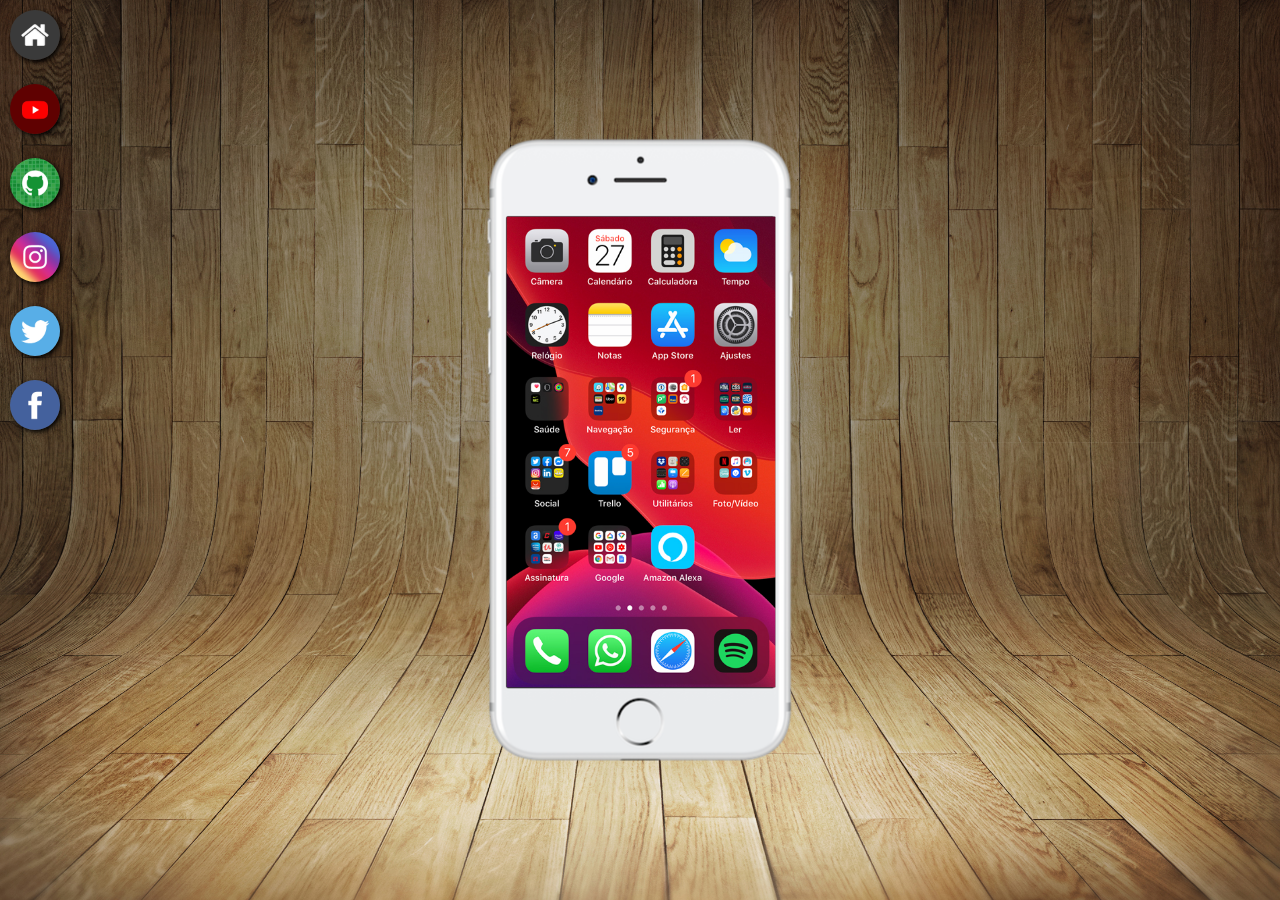
<file: index.html>
<!DOCTYPE html>
<html lang="pt-br">
<head>
    <meta charset="UTF-8">
    <meta name="viewport" content="width=device-width, initial-scale=1.0">
    <title>Projeto Redes Sociais</title>
    <link rel="stylesheet" href="estilos/style.css">
    <link rel="shortcut icon" href="pacote-d013/favicon.ico" type="image/x-icon">
</head>
<body>
    <main>
        <section id="telefone">
            <iframe src="home.html" name="tela" id="tela" frameborder="0">
                Se você está vendo essa mensagem, significa que o seu navegador não é compativel!
            </iframe>
        </section>
        <section id="redes-sociais">
            <a href="home.html" target="tela"><img src="pacote-d013/imagens/logo-home.jpg" alt="Home"></a> <br>

            <a href="youtube.html" target="tela"><img src="pacote-d013/imagens/logo-youtube.jpg" alt="YouTube"></a> <br>

            <a href="github.html" target="tela"><img src="pacote-d013/imagens/logo-github.jpg" alt="GitHub"></a> <br>

            <a href="instagram.html" target="tela"><img src="pacote-d013/imagens/logo-instagram.jpg" alt="Instagram"></a> <br>

            <a href="twitter.html" target="tela"><img src="pacote-d013/imagens/logo-twitter.jpg" alt="Twitter"></a> <br>

            <a href="facebook.html" target="tela"><img src="pacote-d013/imagens/logo-facebook.jpg" alt="Facebook"></a> <br>
        </section>
    </main>
</body>
</html>
</file>
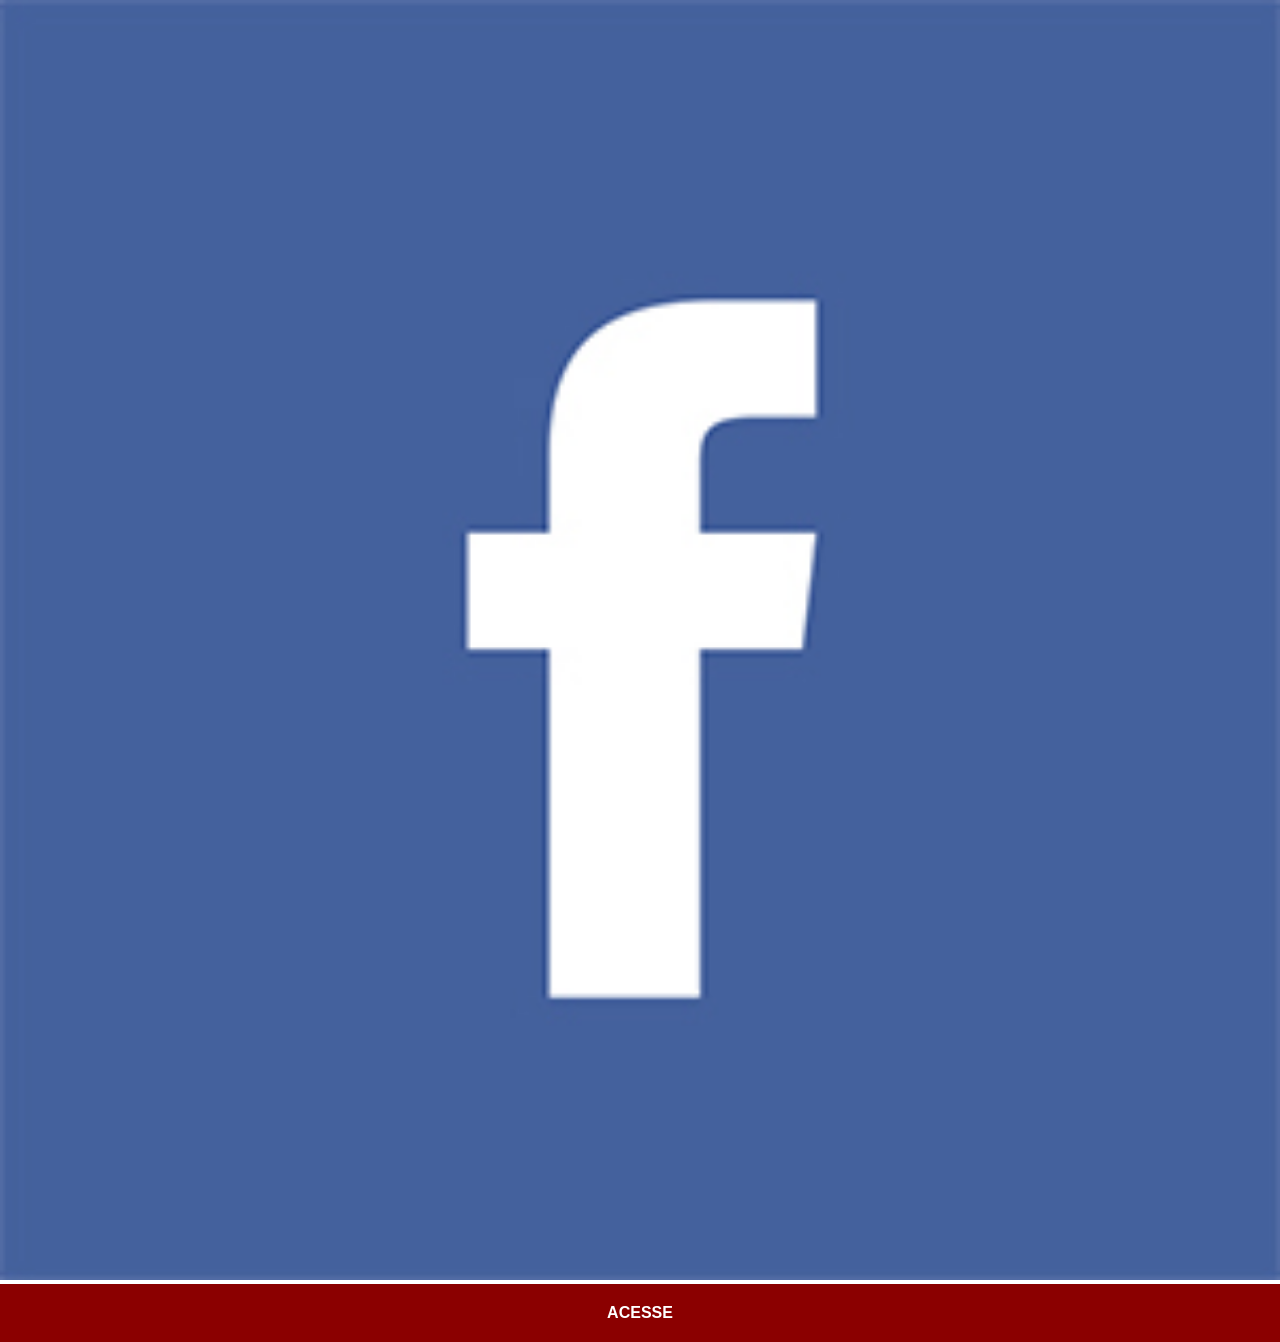
<file: facebook.html>
<!DOCTYPE html>
<html lang="pt-br">
<head>
    <meta charset="UTF-8">
    <meta name="viewport" content="width=device-width, initial-scale=1.0">
    <title>Facebook</title>
    <link rel="stylesheet" href="estilos/social.css">
</head>
<body>
    <img src="pacote-d013/imagens/logo-facebook.jpg" alt="">
    <a href="#">ACESSE</a>
</body>
</html>
</file>
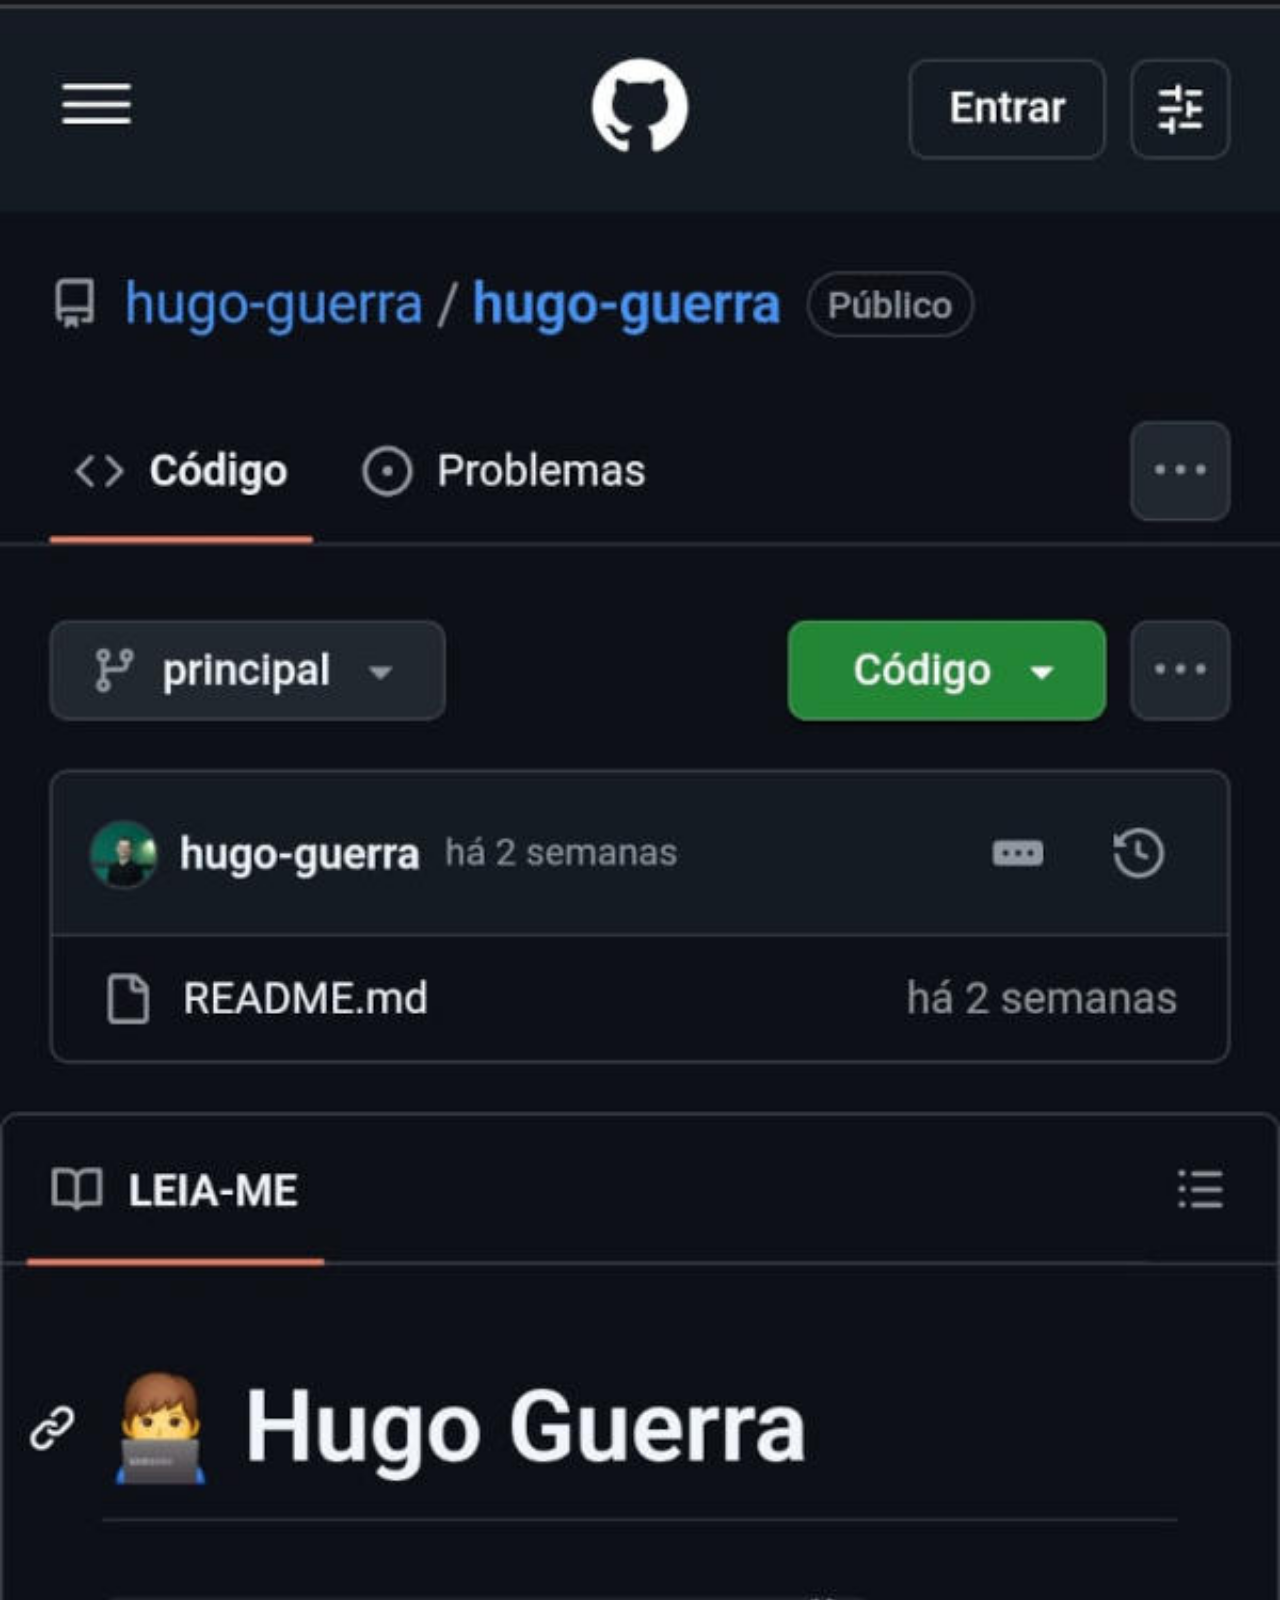
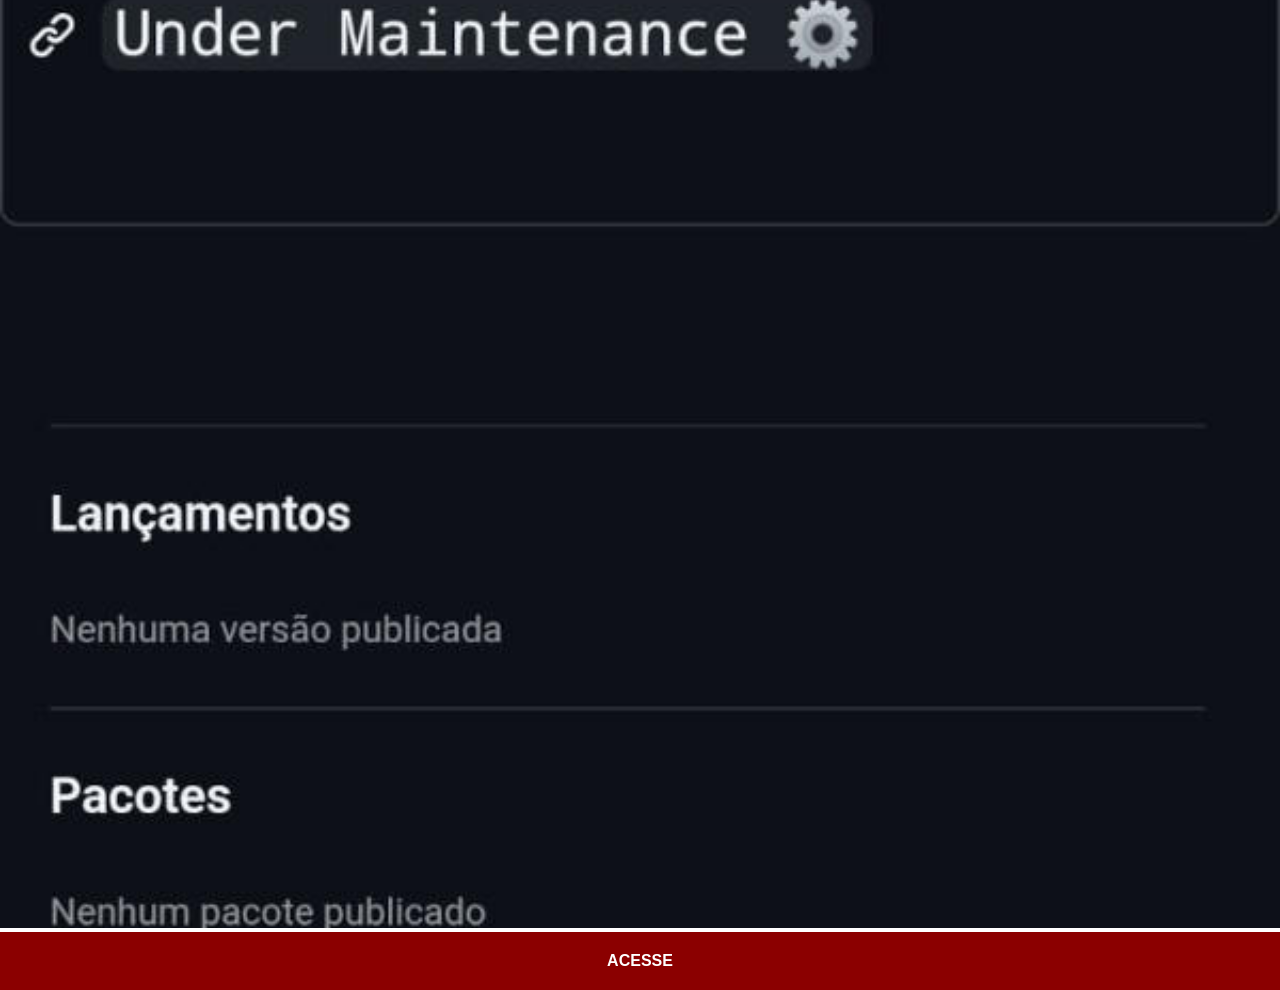
<file: github.html>
<!DOCTYPE html>
<html lang="pt-br">
<head>
    <meta charset="UTF-8">
    <meta name="viewport" content="width=device-width, initial-scale=1.0">
    <title>GitHub</title>
    <link rel="stylesheet" href="estilos/social.css">
</head>
<body>
    <img src="pacote-d013/imagens/tela-github1.jpg" alt="GitHub">
    <a href="https://github.com/hugo-guerra" target="_blank">ACESSE</a>
</body>
</html>
</file>
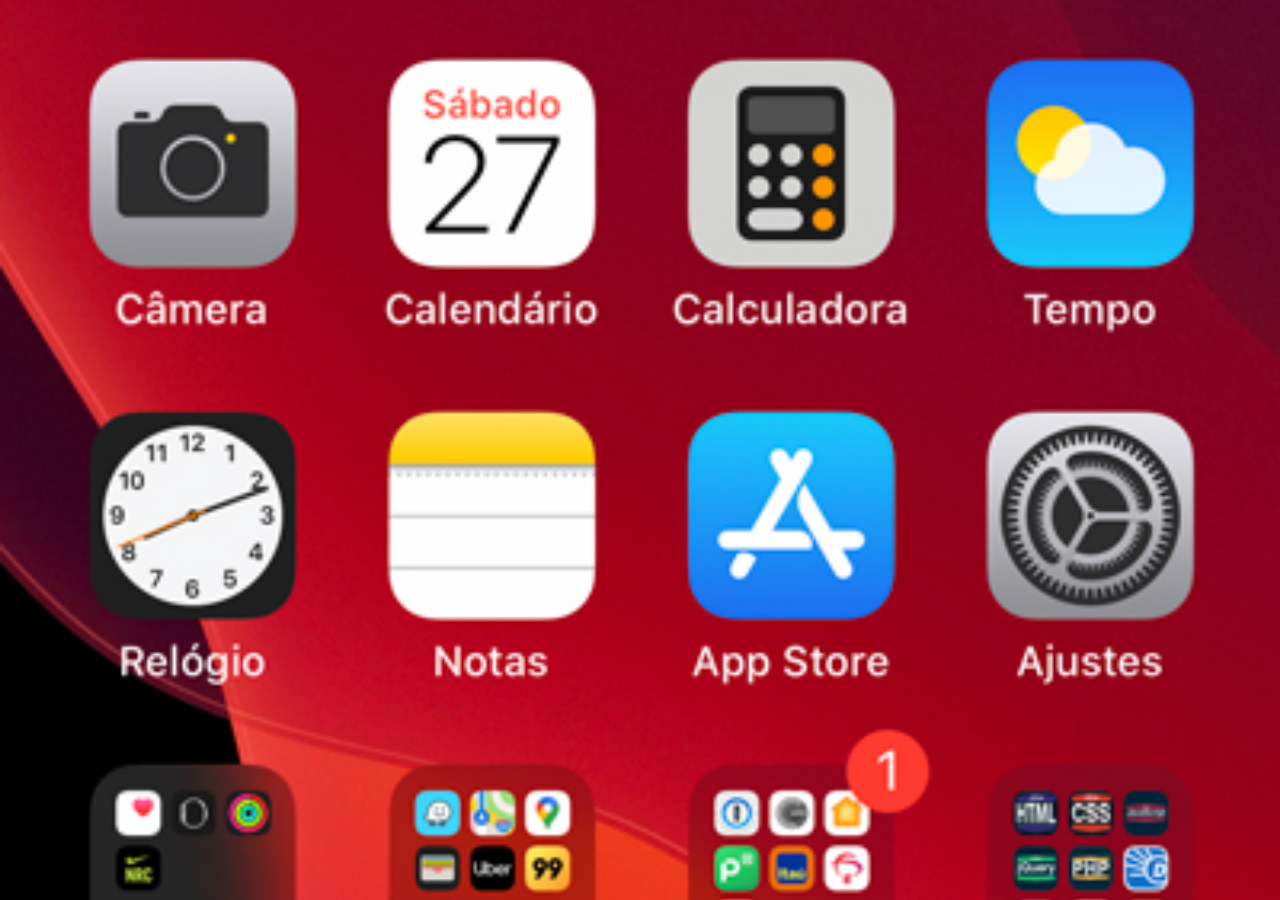
<file: home.html>
<!DOCTYPE html>
<html lang="pt-br">
<head>
    <meta charset="UTF-8">
    <meta name="viewport" content="width=device-width, initial-scale=1.0">
    <title>Home</title>
    <style>
        *{
            margin: 0px;
            padding: 0px;
        }

        body{
            width: 100vw;
            height: 100vh;
            background: black url('pacote-d013/imagens/tela-home.jpg') no-repeat top center;
            background-size: cover;
        }
    </style>
</head>
<body>
    
</body>
</html>
</file>
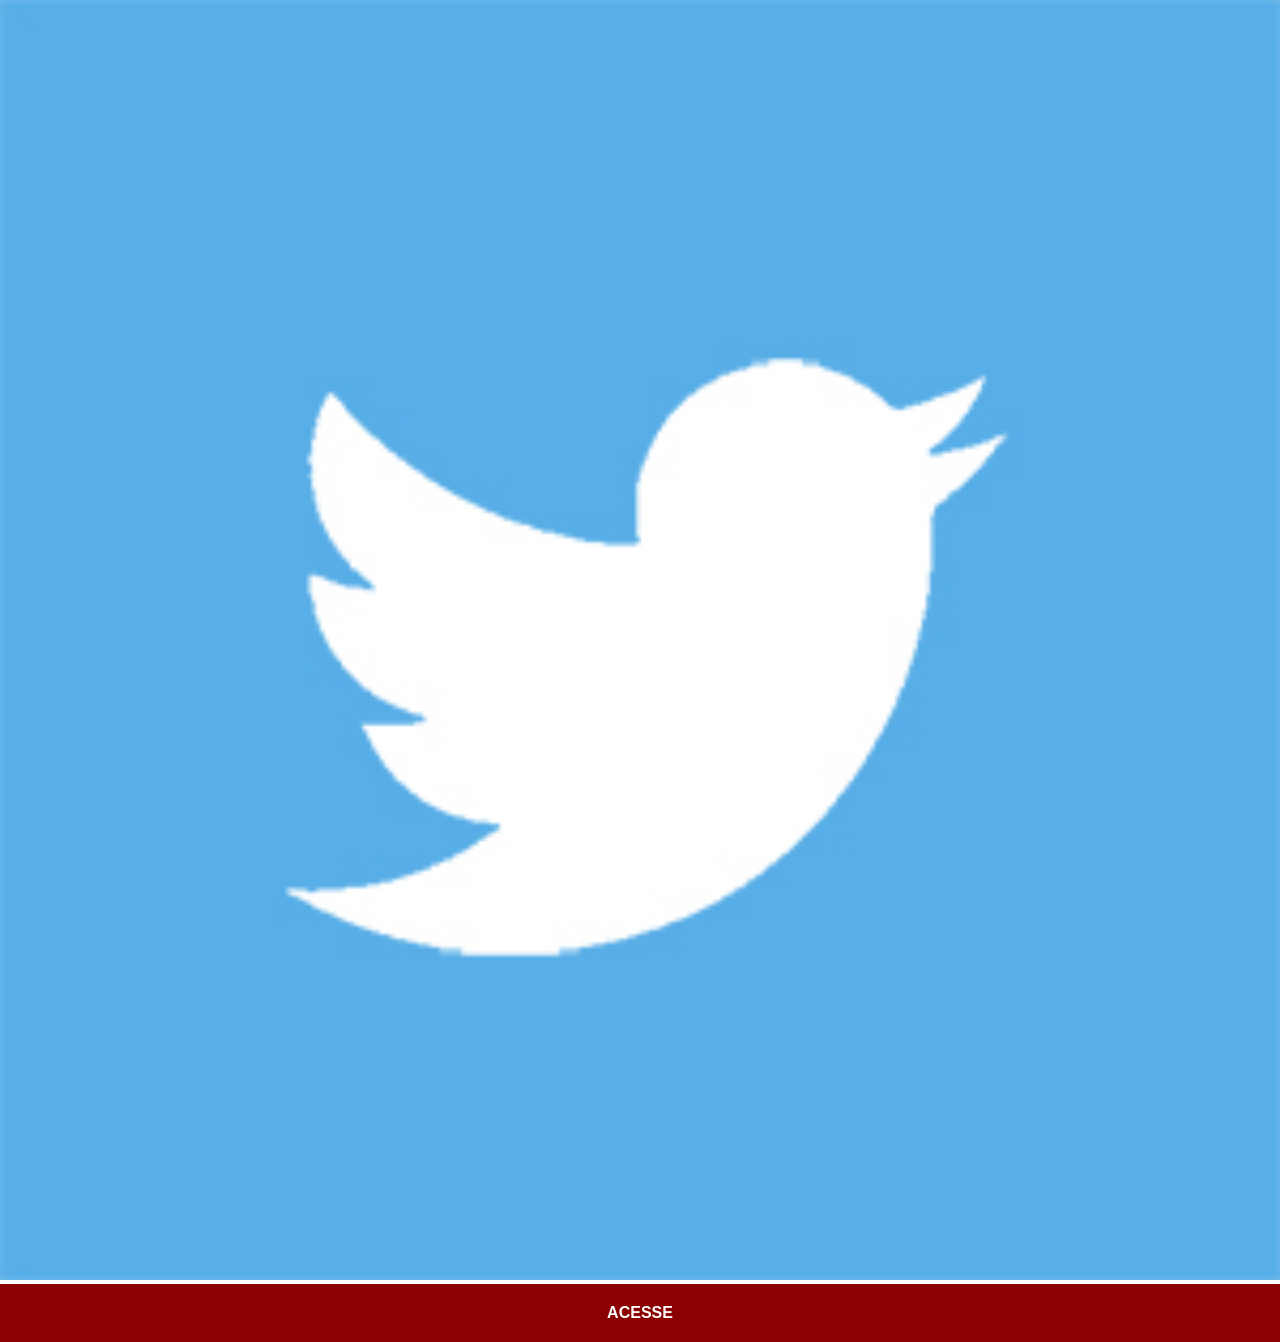
<file: twitter.html>
<!DOCTYPE html>
<html lang="en">
<head>
    <meta charset="UTF-8">
    <meta name="viewport" content="width=device-width, initial-scale=1.0">
    <title>Twitter</title>
    <link rel="stylesheet" href="estilos/social.css">
</head>
<body>
    <img src="pacote-d013/imagens/logo-twitter.jpg" alt="">
    <a href="#">ACESSE</a>
</body>
</html>
</file>
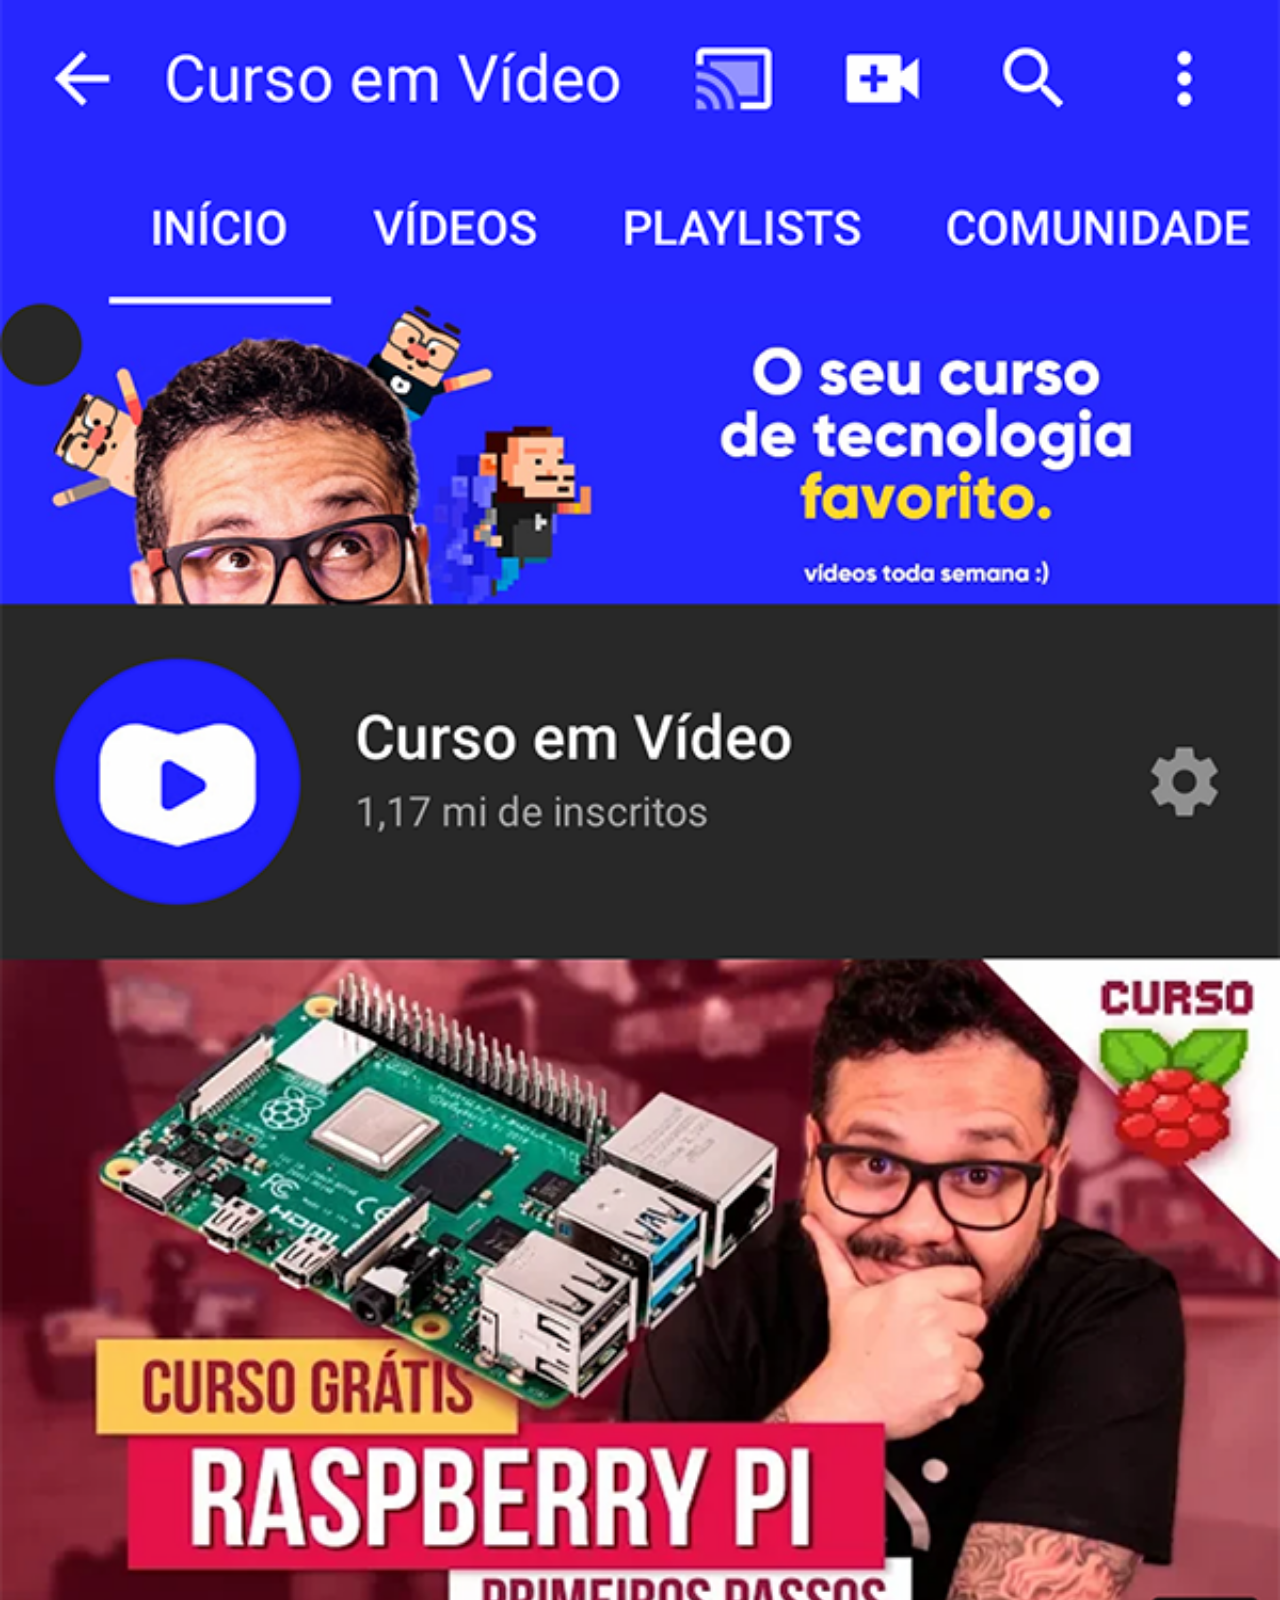
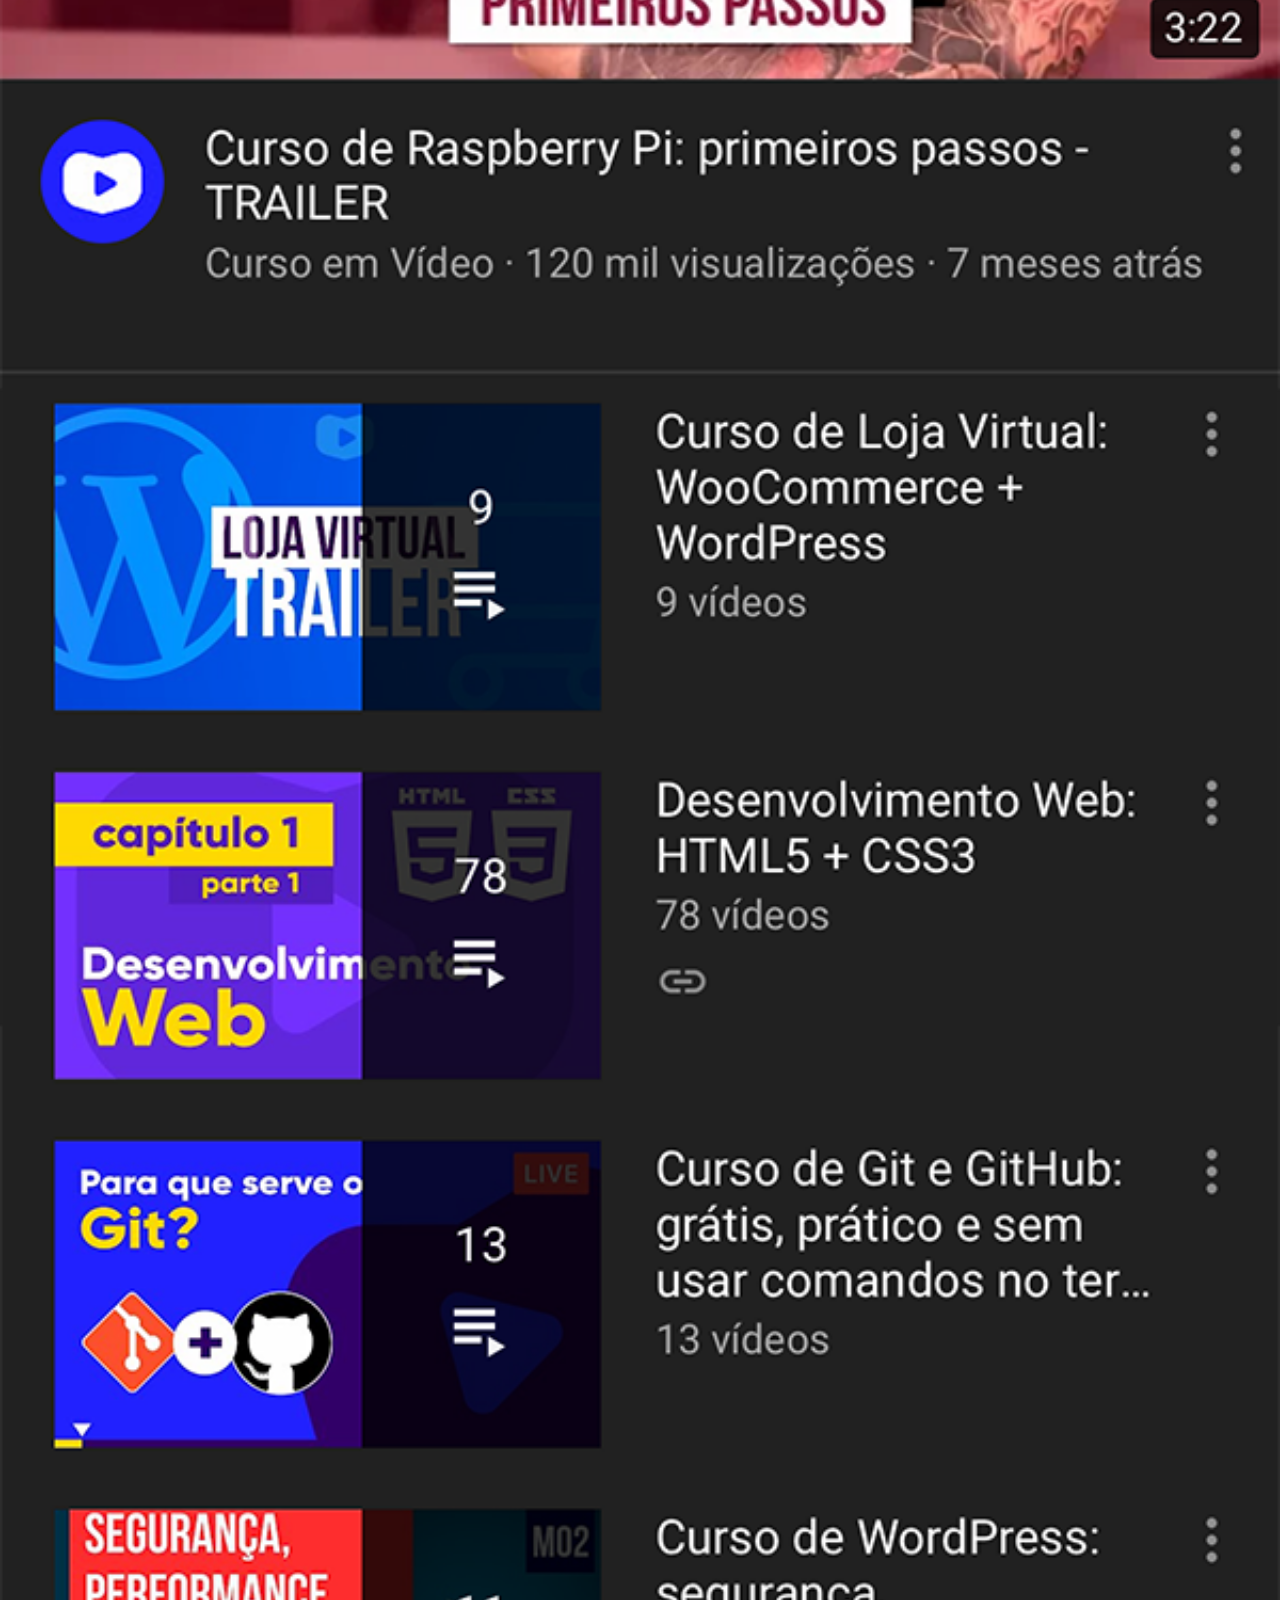
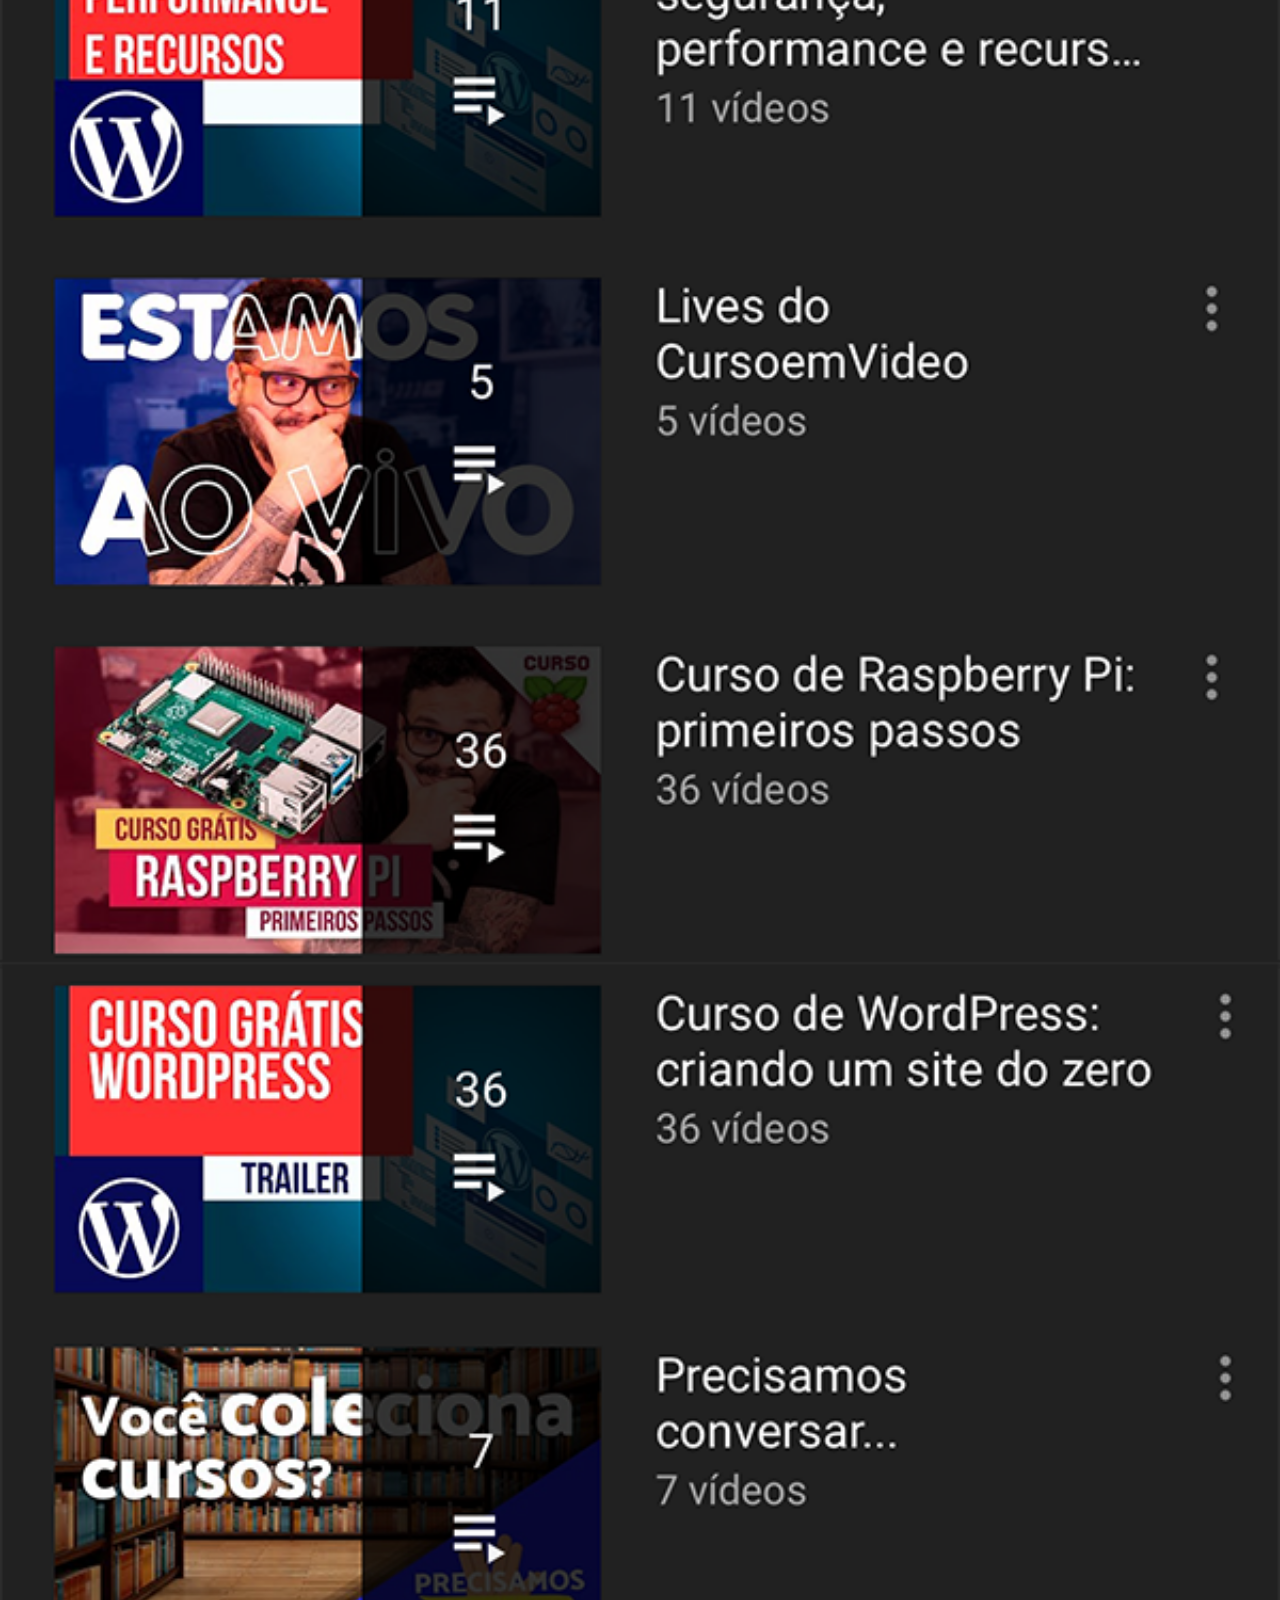
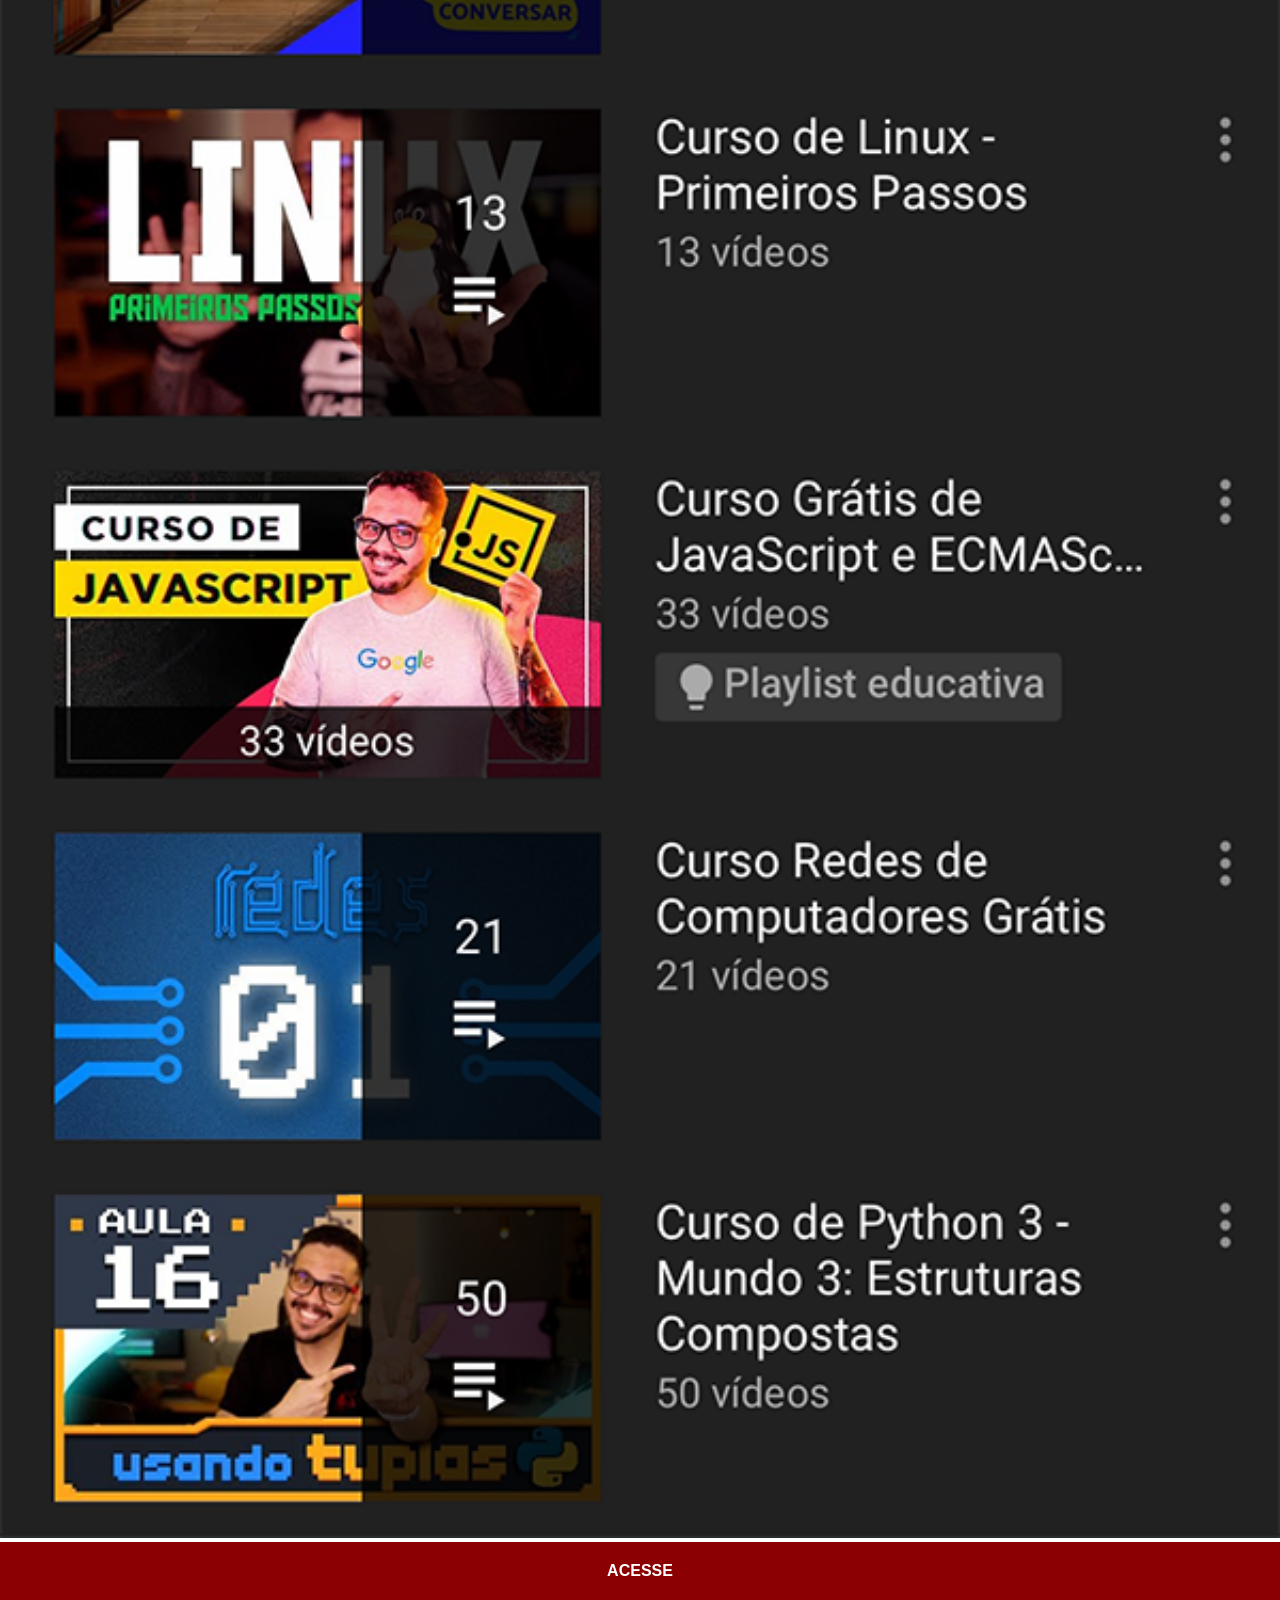
<file: youtube.html>
<!DOCTYPE html>
<html lang="pt-br">
<head>
    <meta charset="UTF-8">
    <meta name="viewport" content="width=device-width, initial-scale=1.0">
    <title>YouTube</title>
    <link rel="stylesheet" href="estilos/social.css">
</head>
<body>
    <img src="pacote-d013/imagens/tela-youtube.png" alt="">
    <a href="https://www.youtube.com/@hugoguerra1071" target="_blank">ACESSE</a>
</body>
</html>
</file>
<file: estilos/style.css>
@charset "UTF-8";

*{
    margin: 0px;
    padding: 0px;
    font-family: Arial, Helvetica, sans-serif;
}

html, bary{
    height: 100vh;
    width: 100vw;
    background-color: black;
}

body{
    background: url('../pacote-d013/imagens/fundo-madeira.jpg') no-repeat top center;
    background-size: cover;
    background-attachment: fixed ;
}

main{
    position: relative;
    height: 100vh;
}

section#telefone{
    position: absolute;
    top: 50%;
    left: 50%;
    transform: translate(-50%, -50%);

    height: 627px;
    width: 311px;
    background: url('../pacote-d013/imagens/frame-iphone.png') no-repeat;
}

iframe#tela{
    position: relative;
    top: 80px;
    left: 22px;
    width: 269px;
    height: 471px;
}

section#redes-sociais{
    text-align: left;
}

section#redes-sociais img{
    width: 50px;
    margin: 10px;
    border-radius: 50%;
    box-shadow: 2px 2px 5px black;
    box-sizing: border-box;
}

section#redes-sociais img:hover{
    border: 2px solid rgba(255, 255, 255, 0.404);
    transform: translate(-3px, -3px);
    box-shadow: 5px 5px 10px black;
    transition: transform .3s, border 1s;
}
</file>
<file: estilos/social.css>
@charset "UTF-8";

*{
            margin: 0px;
            padding: 0px;
            font-family: Arial, Helvetica, sans-serif;
        }

        ::-webkit-scrollbar{
            width: 0px;
            height: 0px;
        }

        img{
            width: 100vw;
        }

        a{
            display: block;
            background-color: darkred;
            color: white;
            padding: 20px;
            text-align: center;
            font-weight: bolder;
            text-decoration: none;
        }

        a:hover{
            background-color: red;
        }
</file>
